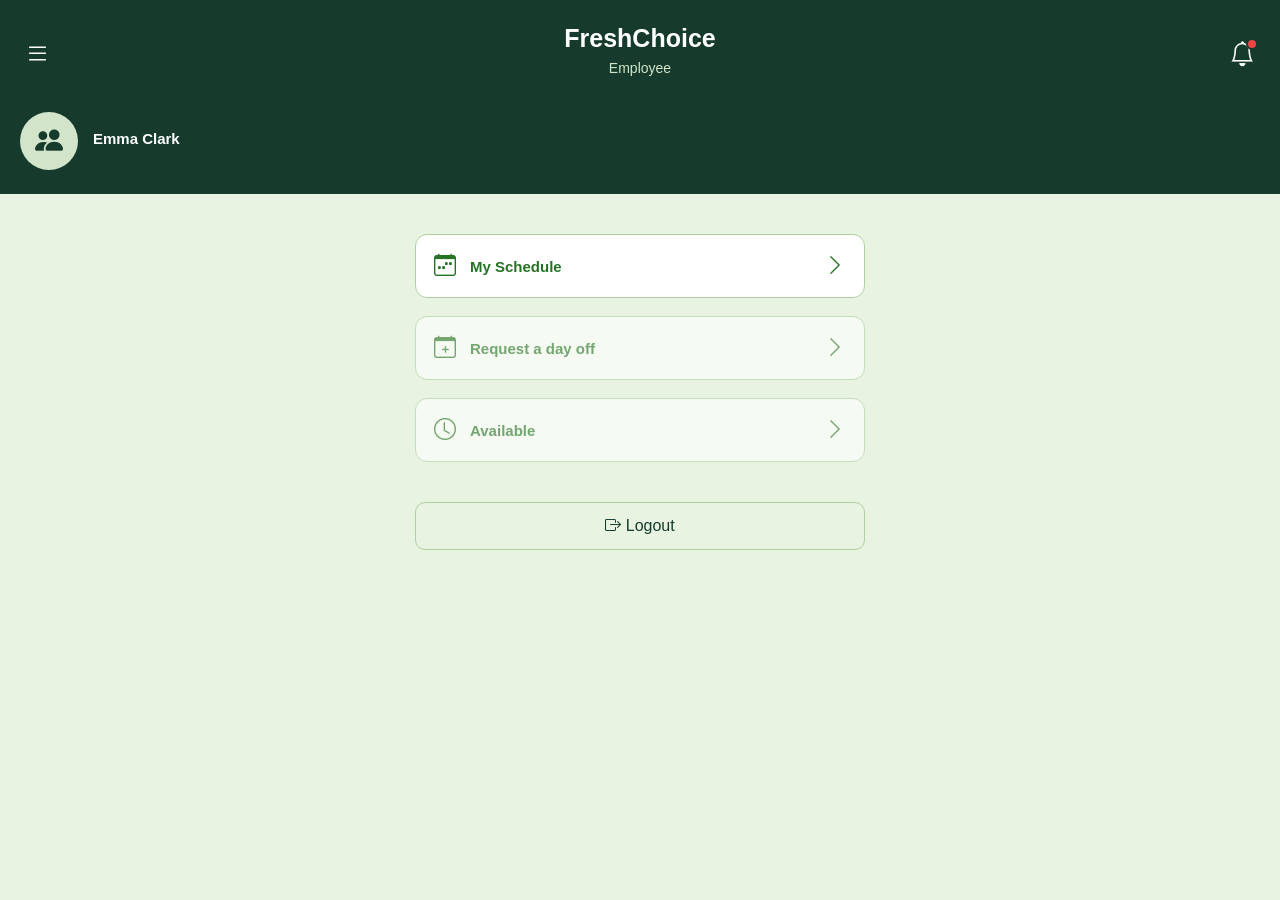
<file: Employee/index.html>
<!DOCTYPE html>
<html lang="en">
<head>
    <meta charset="UTF-8">
    <meta name="viewport" content="width=device-width, initial-scale=1.0">

    <title>FreshChoice Employee</title>

    <!-- Connects the CSS and icons -->
    <link rel="stylesheet" href="style.css">
    <link rel="stylesheet" href="https://cdn.jsdelivr.net/npm/bootstrap-icons@1.11.3/font/bootstrap-icons.css">
</head>

<body>

    <div class="phone dashboard">

        <header class="dashboard-header">

            <div class="top-bar">

                <!-- Hamburger menu -->
                <button class="icon-button" onclick="openMenu()" aria-label="Open menu">
                    <i class="bi bi-list"></i>
                </button>

                <div class="brand">
                    <h1>FreshChoice</h1>
                    <p>Employee</p>
                </div>

                <!-- Notification bell with a red dot -->
                <a href="shift-alerts.html"
                   class="icon-button notification-bell"
                   aria-label="Notifications">

                    <i class="bi bi-bell"></i>

                    <span id="bellDot" hidden></span>

                </a>

            </div>

            <div class="dashboard-profile">

                <div class="profile-icon">
                    <i class="bi bi-people-fill"></i>
                </div>

                <h3>Emma Clark</h3>

            </div>

        </header>

        <main class="dashboard-main">

            <div class="navigation">

                <a href="schedule.html">
                    <i class="bi bi-calendar-week"></i>
                    My Schedule
                    <i class="bi bi-chevron-right"></i>
                </a>

                <!-- Disabled buttons are not connected yet -->
                <button disabled>
                    <i class="bi bi-calendar-plus"></i>
                    Request a day off
                    <i class="bi bi-chevron-right"></i>
                </button>

                <button disabled>
                    <i class="bi bi-clock"></i>
                    Available
                    <i class="bi bi-chevron-right"></i>
                </button>

            </div>

            <button class="logout" onclick="logout()">
                <i class="bi bi-box-arrow-right"></i>
                Logout
            </button>

        </main>

        <!-- Dark background behind the menu -->
        <div id="overlay" onclick="closeMenu()"></div>

        <aside id="sideMenu">

            <header class="menu-header">

                <h1>FreshChoice</h1>

                <button class="icon-button" onclick="closeMenu()" aria-label="Close menu">
                    <i class="bi bi-x-lg"></i>
                </button>

            </header>

            <div class="menu-profile">

                <div class="large-avatar">
                    <i class="bi bi-person"></i>
                </div>

                <h3>Emma Clark</h3>
                <p>Employee</p>

            </div>

            <button class="menu-link" disabled>
                <i class="bi bi-person"></i>
                Personal Information
                <i class="bi bi-chevron-right"></i>
            </button>

            <button class="menu-link red" onclick="logout()">
                <i class="bi bi-box-arrow-right"></i>
                Log Out
            </button>

        </aside>

    </div>

    <!-- Connects the JavaScript -->
    <script src="script.js"></script>

</body>
</html>
</file>
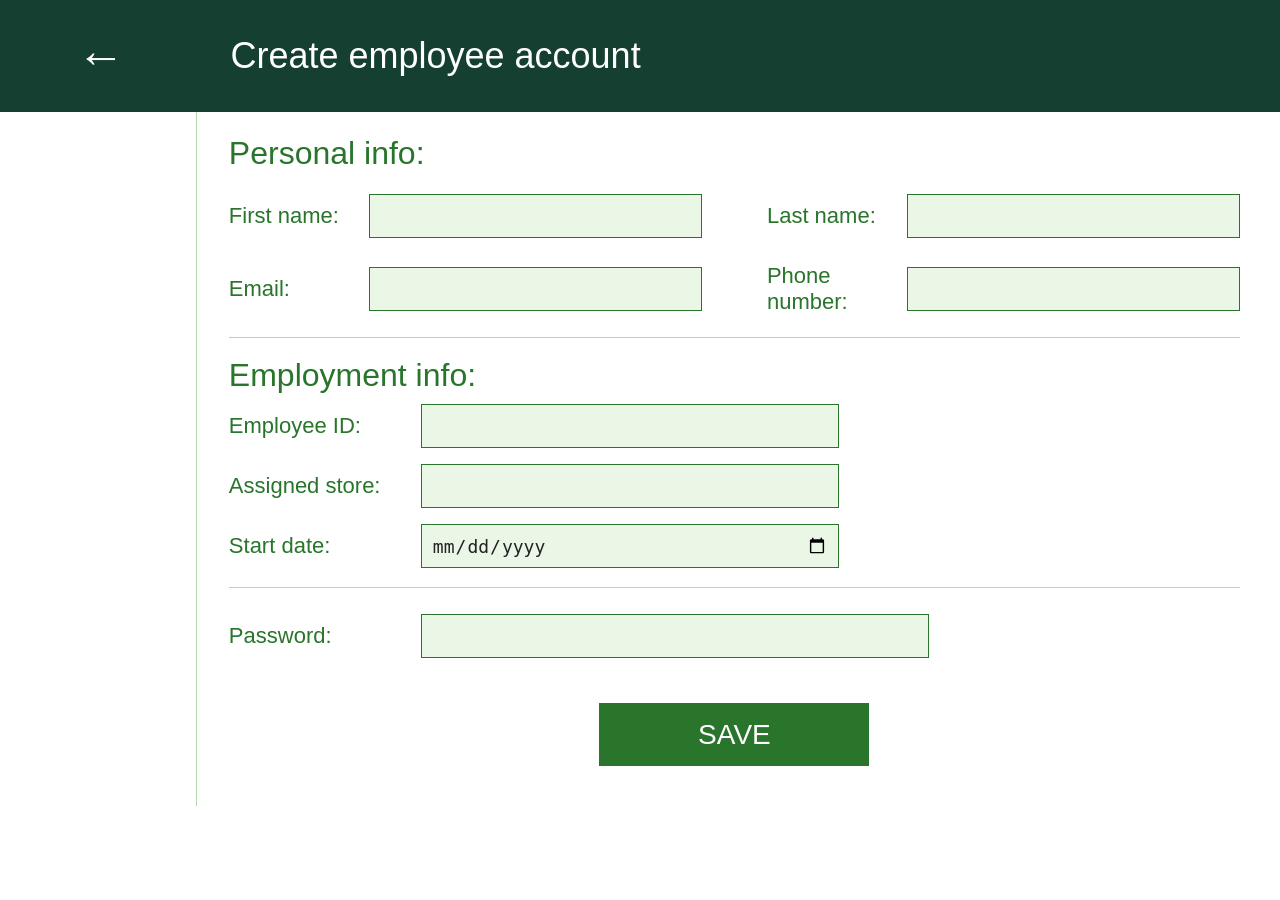
<file: create-employee.htm>
<!DOCTYPE html>
<html lang="en">

<head>
    <meta charset="UTF-8">
    <meta name="viewport" content="width=device-width, initial-scale=1.0">

    <title>FreshChoice | Create Employee Account</title>

    <link rel="stylesheet" href="create-employee.css">
</head>

<body>

    <!-- HEADER -->
    <header class="account-header">

        <a href="../Manager Overview/overview.htm" class="back-button" aria-label="Back to overview">
            &#8592;
        </a>

        <h1>Create employee account</h1>

    </header>


    <!-- ACCOUNT CREATION FORM -->
    <main class="account-container">

        <form id="employeeForm">

            <!-- PERSONAL INFORMATION -->
            <section class="personal-section">

                <h2>Personal info:</h2>

                <div class="personal-grid">

                    <div class="form-group">
                        <label for="firstName">First name:</label>
                        <input type="text" id="firstName" name="firstName" required>
                    </div>

                    <div class="form-group">
                        <label for="lastName">Last name:</label>
                        <input type="text" id="lastName" name="lastName" required>
                    </div>

                    <div class="form-group">
                        <label for="email">Email:</label>
                        <input type="email" id="email" name="email" required>
                    </div>

                    <div class="form-group">
                        <label for="phone">Phone number:</label>
                        <input type="tel" id="phone" name="phone" required>
                    </div>

                </div>

            </section>


            <!-- EMPLOYMENT INFORMATION -->
            <section class="employment-section">

                <h2>Employment info:</h2>

                <div class="employment-group">

                    <label for="employeeId">Employee ID:</label>
                    <input type="text" id="employeeId" name="employeeId" required>

                </div>

                <div class="employment-group">

                    <label for="store">Assigned store:</label>
                    <input type="text" id="store" name="store" required>

                </div>

                <div class="employment-group">

                    <label for="startDate">Start date:</label>
                    <input type="date" id="startDate" name="startDate" required>

                </div>

            </section>


            <!-- PASSWORD -->
            <section class="password-section">

                <div class="password-group">

                    <label for="password">Password:</label>
                    <input type="password" id="password" name="password"
                           minlength="8" required>

                </div>

            </section>


            <!-- FORM MESSAGE -->
            <p id="formMessage" class="form-message"></p>


            <!-- SAVE BUTTON -->
            <button type="submit" class="save-button">
                SAVE
            </button>

        </form>

    </main>


    <script src="create-employee.js"></script>

</body>
</html>
</file>
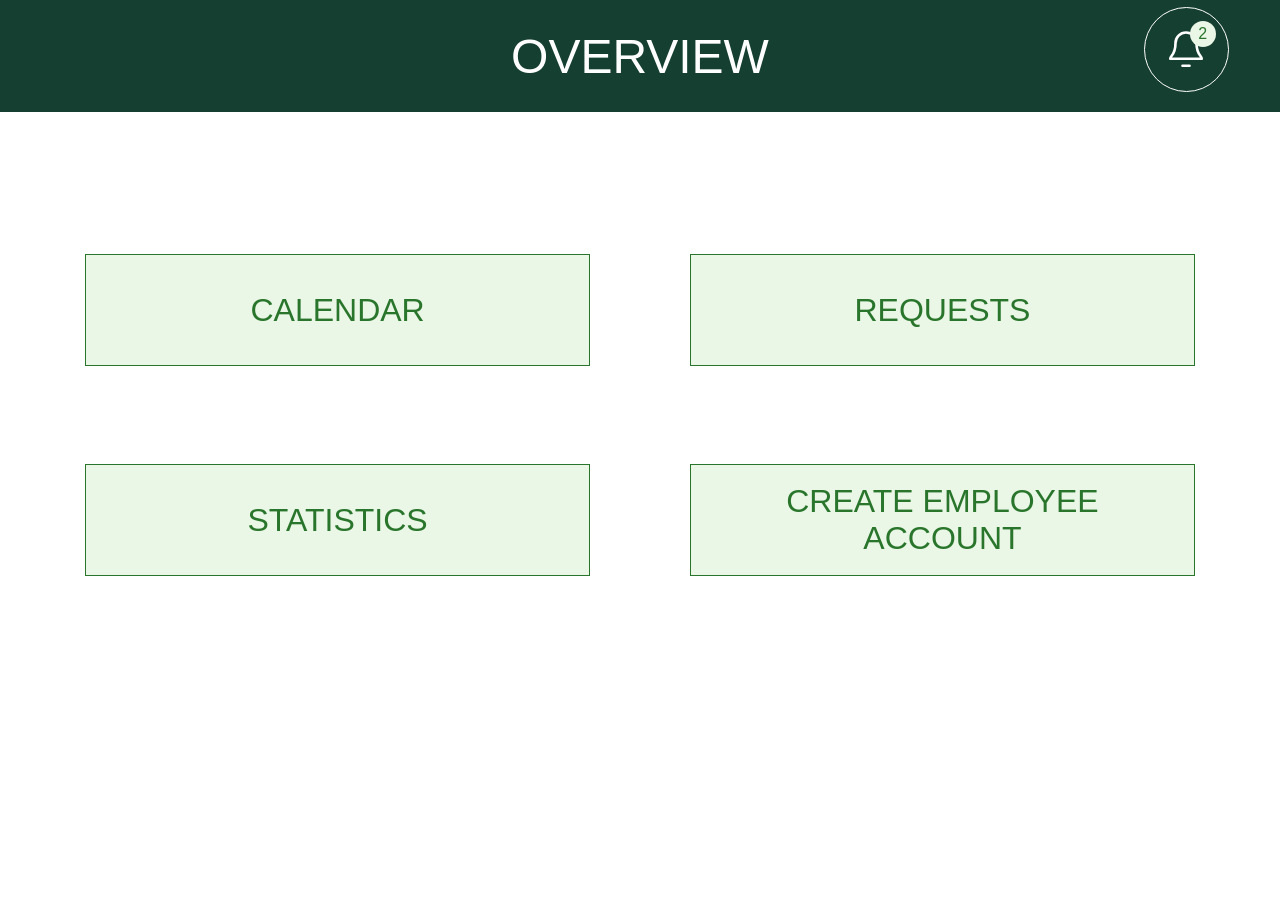
<file: overview.htm>
<!DOCTYPE html>
<html lang="en">

<head>
    <meta charset="UTF-8">
    <meta name="viewport" content="width=device-width, initial-scale=1.0">

    <title>FreshChoice | Manager Overview</title>

    <link rel="stylesheet" href="overview.css">
</head>

<body>

    <!-- HEADER -->
    <header class="overview-header">

        <h1>OVERVIEW</h1>

        <!-- NOTIFICATIONS -->
        <button class="notification-button" type="button"
                aria-label="Notifications">

            <svg class="bell-icon" xmlns="http://www.w3.org/2000/svg"
                 viewBox="0 0 24 24" fill="none"
                 stroke="currentColor" stroke-width="1.5"
                 stroke-linecap="round" stroke-linejoin="round">

                <path d="M18 8a6 6 0 0 0-12 0c0 7-3 7-3 9h18c0-2-3-2-3-9"/>
                <path d="M10 21h4"/>

            </svg>

            <span class="notification-count">2</span>

        </button>

    </header>


    <!-- MAIN OVERVIEW -->
    <main class="overview-container">

        <button class="overview-button" type="button" disabled>
            CALENDAR
        </button>

        <button class="overview-button" type="button" disabled>
            REQUESTS
        </button>

        <button class="overview-button" type="button" disabled>
            STATISTICS
        </button>

        <a href="../Employee account creation/create-employee.htm"
            class="overview-button">
             CREATE EMPLOYEE<br>ACCOUNT
        </a>

    </main>


    <script src="overview.js"></script>

</body>
</html>
</file>
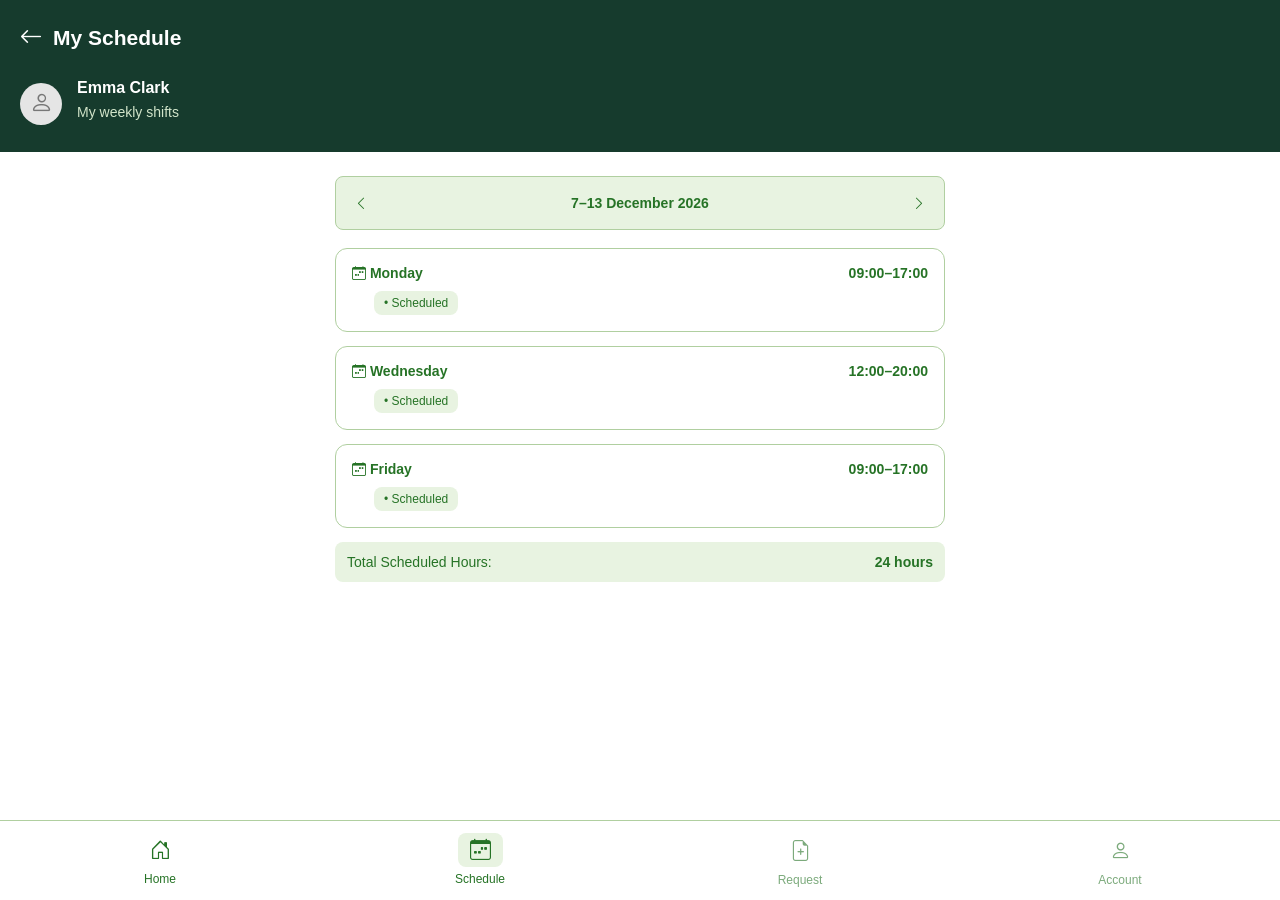
<file: Employee/schedule.html>
<!DOCTYPE html>
<html lang="en">
<head>
    <meta charset="UTF-8">
    <meta name="viewport" content="width=device-width, initial-scale=1.0">

    <title>My Schedule</title>

    <link rel="stylesheet" href="style.css">
    <link rel="stylesheet" href="https://cdn.jsdelivr.net/npm/bootstrap-icons@1.11.3/font/bootstrap-icons.css">
</head>

<body>

    <div class="phone">

        <header>

            <div class="page-heading">

                <a href="index.html" aria-label="Back to dashboard">
                    <i class="bi bi-arrow-left"></i>
                </a>

                <h1>My Schedule</h1>

            </div>

            <div class="employee">

                <div class="avatar">
                    <i class="bi bi-person"></i>
                </div>

                <div>
                    <strong>Emma Clark</strong>
                    <p>My weekly shifts</p>
                </div>

            </div>

        </header>

        <main class="page-content">

            <!-- Selects the previous or next week -->
            <div class="week">

                <button id="previousButton"
                        onclick="previousWeek()"
                        aria-label="Previous week">

                    <i class="bi bi-chevron-left"></i>

                </button>

                <strong id="weekDate">
                    7–13 December 2026
                </strong>

                <button id="nextButton"
                        onclick="nextWeek()"
                        aria-label="Next week">

                    <i class="bi bi-chevron-right"></i>

                </button>

            </div>

            <!-- Weekly shifts -->
            <div id="weeklyShifts">

                <div class="shift">

                    <div class="shift-time">

                        <strong>
                            <i class="bi bi-calendar-week"></i>
                            Monday
                        </strong>

                        <strong>09:00–17:00</strong>

                    </div>

                    <span class="status">• Scheduled</span>

                </div>

                <div class="shift">

                    <div class="shift-time">

                        <strong>
                            <i class="bi bi-calendar-week"></i>
                            Wednesday
                        </strong>

                        <strong>12:00–20:00</strong>

                    </div>

                    <span class="status">• Scheduled</span>

                </div>

                <!-- This shift changes when a request is accepted -->
                <div class="shift">

                    <div class="shift-time">

                        <strong>
                            <i class="bi bi-calendar-week"></i>
                            <span id="shiftDay">Friday</span>
                        </strong>

                        <strong id="shiftTime">
                            09:00–17:00
                        </strong>

                    </div>

                    <span class="status">• Scheduled</span>

                </div>

            </div>

            <p id="emptyWeek" hidden>
                No shifts scheduled for this week.
            </p>

            <div class="total">

                <span>Total Scheduled Hours:</span>

                <strong id="totalHours">
                    24 hours
                </strong>

            </div>

        </main>

        <!-- Bottom navigation -->
        <footer>

            <a href="index.html">
                <i class="bi bi-house-door"></i>
                Home
            </a>

            <a href="schedule.html" class="active">
                <i class="bi bi-calendar-week"></i>
                Schedule
            </a>

            <button disabled>
                <i class="bi bi-file-earmark-plus"></i>
                Request
            </button>

            <button disabled>
                <i class="bi bi-person"></i>
                Account
            </button>

        </footer>

    </div>

    <script src="script.js"></script>

</body>
</html>
</file>
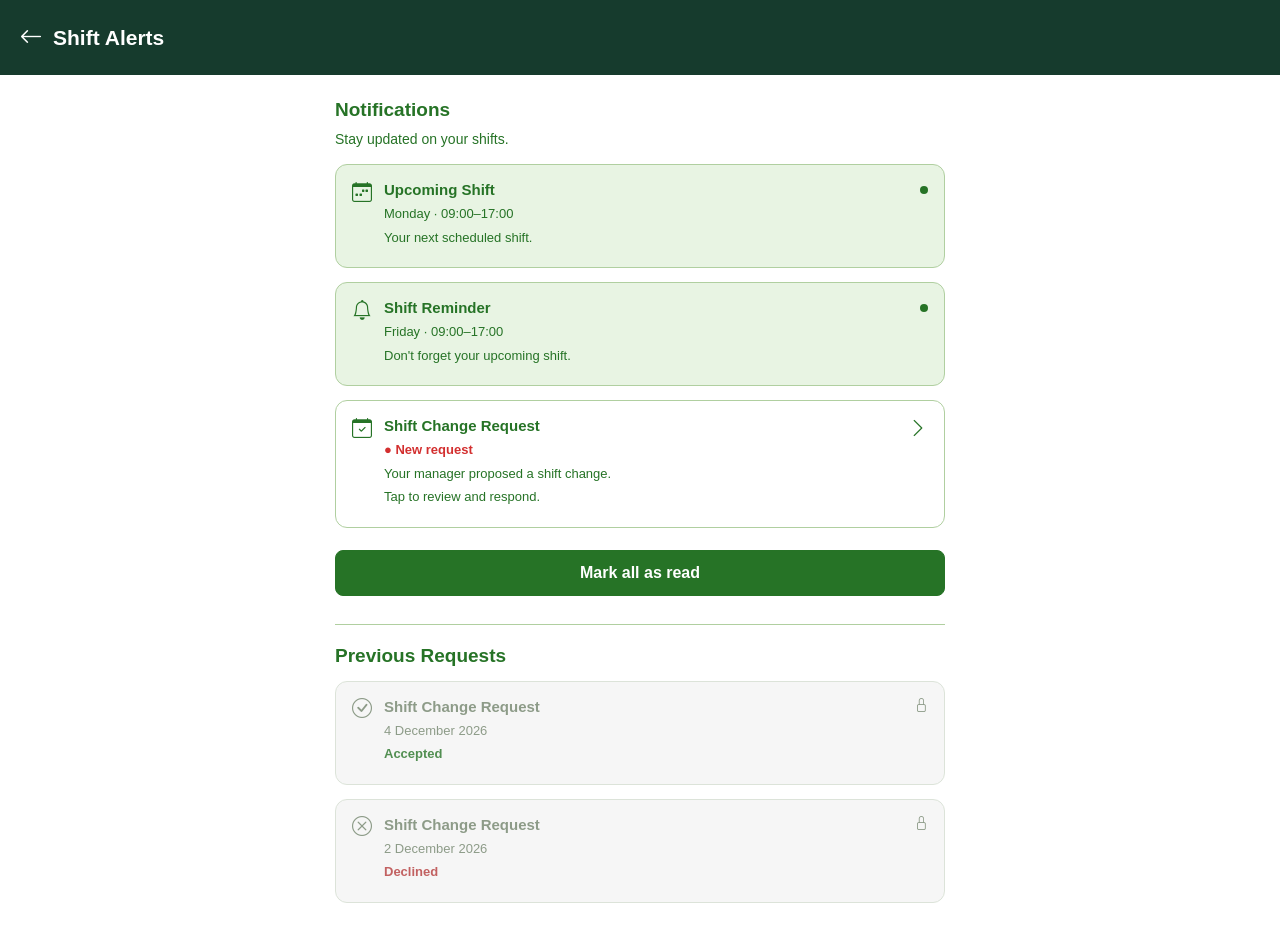
<file: Employee/shift-alerts.html>
<!DOCTYPE html>
<html lang="en">
<head>
    <meta charset="UTF-8">
    <meta name="viewport" content="width=device-width, initial-scale=1.0">

    <title>Shift Alerts</title>

    <link rel="stylesheet" href="style.css">
    <link rel="stylesheet" href="https://cdn.jsdelivr.net/npm/bootstrap-icons@1.11.3/font/bootstrap-icons.css">
</head>

<body>

    <div class="phone">

        <header>

            <div class="page-heading">

                <a href="index.html" aria-label="Back to dashboard">
                    <i class="bi bi-arrow-left"></i>
                </a>

                <h1>Shift Alerts</h1>

            </div>

        </header>

        <main class="page-content">

            <h2>Notifications</h2>
            <p>Stay updated on your shifts.</p>

            <!-- Upcoming shift -->
            <div class="notification unread" id="notification1">

                <i class="bi bi-calendar-week"></i>

                <div>
                    <h3>Upcoming Shift</h3>
                    <p>Monday · 09:00–17:00</p>
                    <p>Your next scheduled shift.</p>
                </div>

                <span class="dot" id="dot1"></span>

            </div>

            <!-- Shift reminder -->
            <div class="notification unread" id="notification2">

                <i class="bi bi-bell"></i>

                <div>
                    <h3>Shift Reminder</h3>

                    <p id="reminderTime">
                        Friday · 09:00–17:00
                    </p>

                    <p>Don't forget your upcoming shift.</p>
                </div>

                <span class="dot" id="dot2"></span>

            </div>

            <!-- New request from the manager -->
            <a href="shift-change.html"
               class="notification"
               id="changeNotification">

                <i class="bi bi-calendar-check"></i>

                <div>

                    <h3>Shift Change Request</h3>

                    <p class="new-request">
                        ● New request
                    </p>

                    <p>Your manager proposed a shift change.</p>

                    <p>Tap to review and respond.</p>

                </div>

                <i class="bi bi-chevron-right"></i>

            </a>

            <!-- Appears when there are no pending requests -->
            <p id="noRequests" hidden>
                <i class="bi bi-check-circle"></i>
                No new shift change requests.
            </p>

            <button class="green-button" onclick="markAsRead()">
                Mark all as read
            </button>

            <!-- Previous request history -->
            <h2 class="history-title">
                Previous Requests
            </h2>

            <!-- The latest answered request appears here -->
            <div class="notification completed" id="latestRequest" hidden>

                <i class="bi bi-calendar-check"></i>

                <div>

                    <h3>Shift Change Request</h3>

                    <p>11 December 2026</p>

                    <p id="requestStatus"></p>

                    <p id="requestMessage"></p>

                </div>

                <i class="bi bi-lock"></i>

            </div>

            <!-- Example of an older accepted request -->
            <div class="notification completed">

                <i class="bi bi-check-circle"></i>

                <div>
                    <h3>Shift Change Request</h3>
                    <p>4 December 2026</p>
                    <p class="accepted">Accepted</p>
                </div>

                <i class="bi bi-lock"></i>

            </div>

            <!-- Example of an older declined request -->
            <div class="notification completed">

                <i class="bi bi-x-circle"></i>

                <div>
                    <h3>Shift Change Request</h3>
                    <p>2 December 2026</p>
                    <p class="declined">Declined</p>
                </div>

                <i class="bi bi-lock"></i>

            </div>

        </main>

    </div>

    <script src="script.js"></script>

</body>
</html>
</file>
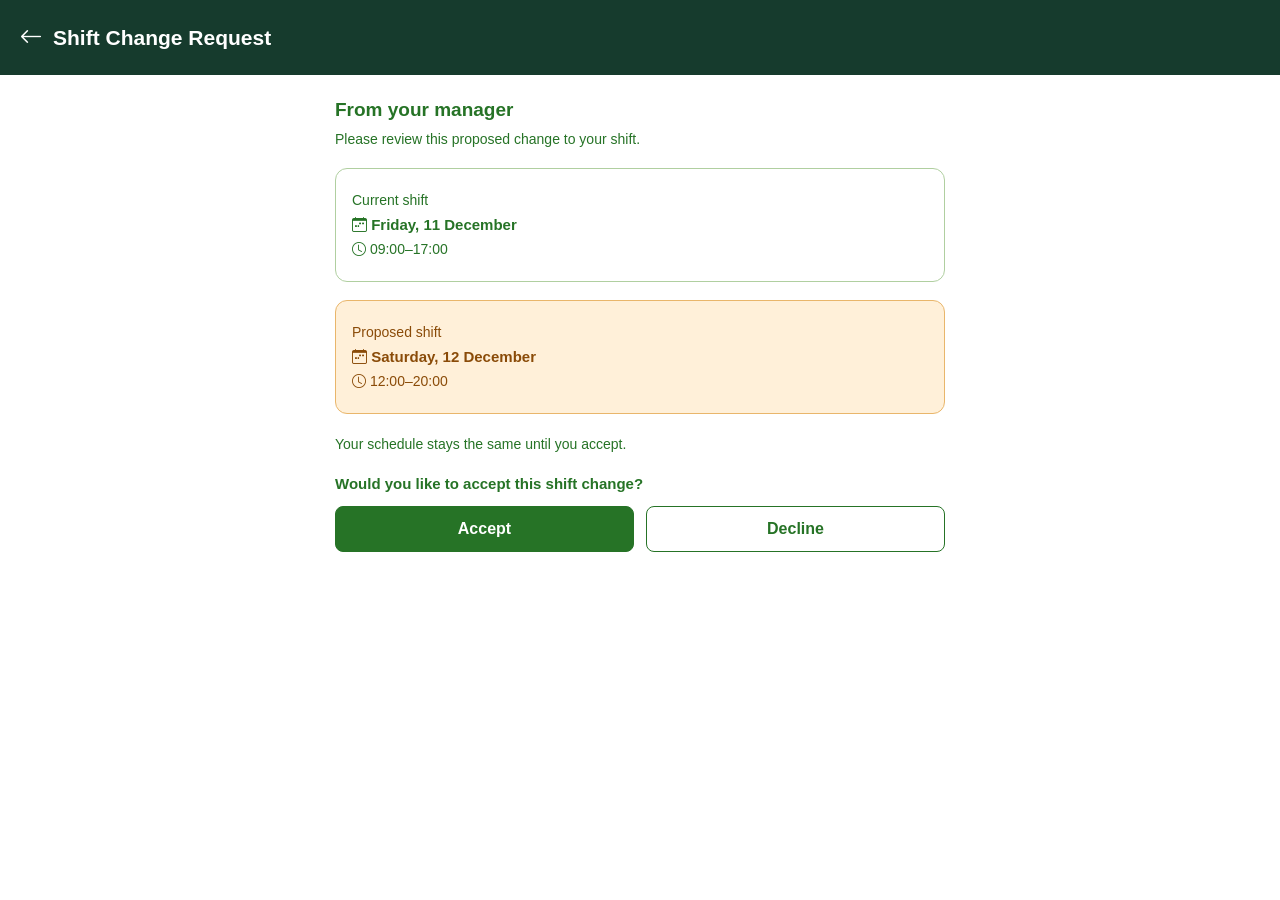
<file: Employee/shift-change.html>
<!DOCTYPE html>
<html lang="en">
<head>
    <meta charset="UTF-8">
    <meta name="viewport" content="width=device-width, initial-scale=1.0">

    <title>Shift Change Request</title>

    <link rel="stylesheet" href="style.css">
    <link rel="stylesheet" href="https://cdn.jsdelivr.net/npm/bootstrap-icons@1.11.3/font/bootstrap-icons.css">
</head>

<body>

    <div class="phone">

        <header>

            <div class="page-heading">

                <a href="shift-alerts.html" aria-label="Back to notifications">
                    <i class="bi bi-arrow-left"></i>
                </a>

                <h1>Shift Change Request</h1>

            </div>

        </header>

        <main class="page-content" id="changeRequest">

            <h2>From your manager</h2>

            <p>
                Please review this proposed change to your shift.
            </p>

            <!-- Original shift -->
            <div class="current-shift">

                <p>Current shift</p>

                <h3>
                    <i class="bi bi-calendar-week"></i>
                    Friday, 11 December
                </h3>

                <p>
                    <i class="bi bi-clock"></i>
                    09:00–17:00
                </p>

            </div>

            <!-- New shift proposed by the manager -->
            <div class="proposed-shift">

                <p>Proposed shift</p>

                <h3>
                    <i class="bi bi-calendar-week"></i>
                    Saturday, 12 December
                </h3>

                <p>
                    <i class="bi bi-clock"></i>
                    12:00–20:00
                </p>

            </div>

            <p class="request-info">
                Your schedule stays the same until you accept.
            </p>

            <h3 class="question">
                Would you like to accept this shift change?
            </h3>

            <div class="response-buttons">

                <button class="green-button"
                        id="acceptButton"
                        onclick="acceptRequest()">

                    Accept

                </button>

                <button class="outline-button"
                        id="declineButton"
                        onclick="declineRequest()">

                    Decline

                </button>

            </div>

            <!-- Prevents answering the same request twice -->
            <p id="completedMessage" hidden>
                You have already responded to this request.
            </p>

        </main>

    </div>

    <script src="script.js"></script>

</body>
</html>
</file>
<file: Employee/style.css>
/* GENERAL DESIGN */

* {
    box-sizing: border-box;
}

body {
    margin: 0;
    font-family: Arial, sans-serif;
    background: #F5F5F5;
    color: #267326;
}

.phone {
    min-height: 100vh;
    min-height: 100dvh;
    background: white;
    position: relative;
    overflow: hidden;
    display: flex;
    flex-direction: column;
    animation: slideIn 0.3s ease-out;
}

h1 { font-size: 21px; margin: 0; }
h2 { font-size: 19px; margin: 0 0 8px; }
h3 { font-size: 15px; margin: 0 0 6px; }
p { font-size: 14px; line-height: 1.5; margin: 5px 0; }

a {
    color: inherit;
    text-decoration: none;
}

button {
    font: inherit;
    cursor: pointer;
}

button:disabled {
    cursor: not-allowed;
    opacity: 0.6;
}

[hidden] {
    display: none !important;
}

header {
    background: #163B2D;
    color: white;
    padding: 24px 20px;
}

.page-heading,
.top-bar,
.shift-time,
.week,
.total,
.menu-header {
    display: flex;
    align-items: center;
    justify-content: space-between;
    gap: 10px;
}

.page-heading {
    justify-content: flex-start;
}

.page-heading a {
    font-size: 23px;
}

.page-content {
    width: 100%;
    max-width: 650px;
    margin: auto;
    padding: 24px 20px;
    flex: 1;
}


/* DASHBOARD */

.dashboard {
    background: #E8F3E1;
}

.brand {
    text-align: center;
}

.brand h1 {
    font-size: 25px;
}

.brand p,
.employee p {
    color: #D2E5CA;
}

.icon-button {
    background: none;
    border: none;
    color: white;
    font-size: 25px;
    padding: 5px;
}

.dashboard-profile,
.employee {
    display: flex;
    align-items: center;
    gap: 15px;
    margin-top: 28px;
}

.profile-icon,
.avatar,
.large-avatar {
    display: flex;
    align-items: center;
    justify-content: center;
    border-radius: 50%;
    background: #D2E5CA;
    color: #163B2D;
    width: 58px;
    height: 58px;
    font-size: 28px;
}

.dashboard-main {
    width: 100%;
    max-width: 500px;
    margin: 0 auto;
    padding: 40px 25px;
}

.navigation {
    display: flex;
    flex-direction: column;
    gap: 18px;
}

.navigation a,
.navigation button,
.menu-link {
    display: flex;
    align-items: center;
    gap: 14px;
    width: 100%;
    padding: 18px;
    background: white;
    color: #267326;
    border: 1px solid #B0CFA0;
    border-radius: 12px;
    font-size: 15px;
    font-weight: bold;
}

.navigation i {
    font-size: 22px;
}

.bi-chevron-right {
    margin-left: auto;
}

.logout {
    width: 100%;
    padding: 14px;
    margin-top: 40px;
    background: transparent;
    color: #163B2D;
    border: 1px solid #B0CFA0;
    border-radius: 10px;
}


/* NOTIFICATION BELL */

.notification-bell {
    position: relative;
}

#bellDot {
    position: absolute;
    top: 3px;
    right: 2px;
    width: 12px;
    height: 12px;
    background: #EF4444;
    border: 2px solid #163B2D;
    border-radius: 50%;
}


/* HAMBURGER MENU */

#overlay {
    position: absolute;
    inset: 0;
    background: rgba(0, 0, 0, 0.25);
    opacity: 0;
    pointer-events: none;
    transition: 0.3s;
    z-index: 1;
}

#overlay.open {
    opacity: 1;
    pointer-events: auto;
}

#sideMenu {
    position: absolute;
    top: 0;
    left: 0;
    width: 85%;
    max-width: 350px;
    height: 100%;
    background: #E8F3E1;
    transform: translateX(-100%);
    visibility: hidden;
    transition: 0.3s;
    z-index: 2;
}

#sideMenu.open {
    transform: translateX(0);
    visibility: visible;
}

.menu-profile {
    text-align: center;
    padding: 30px 20px;
}

.large-avatar {
    width: 80px;
    height: 80px;
    margin: 0 auto 15px;
    background: #E5E5E5;
    font-size: 35px;
}

.menu-link {
    width: 90%;
    margin: 0 auto 15px;
}

.red {
    color: #C92525;
}


/* MY SCHEDULE */

.avatar {
    width: 42px;
    height: 42px;
    background: #E5E5E5;
    color: #777;
    font-size: 23px;
}

.week,
.total {
    background: #E8F3E1;
    border-radius: 8px;
    padding: 12px;
    font-size: 14px;
}

.week {
    margin-bottom: 18px;
    border: 1px solid #B0CFA0;
}

.week button {
    background: none;
    border: none;
    color: #267326;
    padding: 6px;
}

.shift,
.notification,
.current-shift,
.proposed-shift {
    border: 1px solid #B0CFA0;
    border-radius: 12px;
    padding: 16px;
    margin-bottom: 14px;
}

.shift-time {
    font-size: 14px;
}

.status {
    display: inline-block;
    background: #E8F3E1;
    border-radius: 8px;
    padding: 5px 10px;
    font-size: 12px;
    margin: 10px 0 0 22px;
}

#emptyWeek {
    text-align: center;
    padding: 35px 0;
}


/* BOTTOM NAVIGATION */

footer {
    display: flex;
    justify-content: space-around;
    border-top: 1px solid #B0CFA0;
    padding: 12px 0;
}

footer a,
footer button {
    width: 25%;
    background: none;
    border: none;
    color: #267326;
    font-size: 12px;
    text-align: center;
}

footer i {
    display: block;
    width: 45px;
    margin: 0 auto 5px;
    padding: 5px;
    font-size: 21px;
}

.active i {
    background: #E8F3E1;
    border-radius: 8px;
}


/* SHIFT ALERTS */

.notification {
    display: flex;
    align-items: flex-start;
    gap: 12px;
    margin-top: 14px;
    background: white;
}

.notification > div {
    flex: 1;
}

.notification > i {
    font-size: 20px;
}

.notification p {
    font-size: 13px;
    margin: 4px 0;
}

.unread {
    background: #E8F4E3;
}

.dot {
    width: 8px;
    height: 8px;
    background: #267326;
    border-radius: 50%;
    margin-top: 5px;
    flex-shrink: 0;
}

.new-request {
    color: #D32F2F;
    font-weight: bold;
}

#noRequests,
#completedMessage {
    background: #F3F7F0;
    padding: 14px;
    border-radius: 8px;
    margin: 15px 0;
}


/* PREVIOUS REQUESTS */

.history-title {
    margin-top: 28px;
    padding-top: 20px;
    border-top: 1px solid #B0CFA0;
}

.completed {
    background: #F5F5F5;
    border-color: #D4DDD0;
    color: #71836B;
    opacity: 0.8;
    pointer-events: none;
}

.completed .bi-lock {
    font-size: 14px;
}

.accepted {
    color: #267326;
    font-weight: bold;
}

.declined {
    color: #B33A3A;
    font-weight: bold;
}


/* SHIFT CHANGE REQUEST */

.current-shift,
.proposed-shift {
    margin-top: 18px;
}

.proposed-shift {
    background: #FFF0D9;
    color: #8A4B08;
    border-color: #E9B66B;
}

.request-info,
.question {
    margin-top: 20px;
}

.response-buttons {
    display: flex;
    gap: 12px;
}

.green-button,
.outline-button {
    width: 100%;
    padding: 13px;
    margin-top: 8px;
    border: 1px solid #267326;
    border-radius: 8px;
    font-weight: bold;
}

.green-button {
    background: #267326;
    color: white;
}

.outline-button {
    background: white;
    color: #267326;
}


/* PAGE ANIMATION */

@keyframes slideIn {
    from {
        transform: translateX(35px);
        opacity: 0;
    }
    to {
        transform: translateX(0);
        opacity: 1;
    }
}


/* SMALL MOBILE SCREENS */

@media (max-width: 360px) {
    .page-content,
    .dashboard-main {
        padding: 20px 15px;
    }

    .shift-time {
        font-size: 12px;
    }

    .notification {
        padding: 12px;
    }
}

@media (prefers-reduced-motion: reduce) {
    .phone { animation: none; }
    #sideMenu, #overlay { transition: none; }
}
</file>
<file: create-employee.css>
/* GENERAL SETTINGS */

* {
    margin: 0;
    padding: 0;
    box-sizing: border-box;
}

body {
    font-family: Arial, Helvetica, sans-serif;
    background-color: #FFFFFF;
    color: #28752B;
}


/* HEADER */

.account-header {
    width: 100%;
    height: 112px;
    background-color: #153F30;

    display: flex;
    align-items: center;

    position: relative;
}

.account-header h1 {
    color: #FFFFFF;
    font-size: 36px;
    font-weight: normal;

    margin-left: 18%;
}


/* BACK BUTTON */

.back-button {
    position: absolute;
    left: 6%;

    color: #FFFFFF;
    text-decoration: none;

    font-size: 48px;
    font-weight: normal;
}


/* MAIN CONTAINER */

.account-container {
    width: 84.7%;
    max-width: 1200px;

    margin-left: auto;

    padding: 23px 40px 40px 32px;

    border-left: 1px solid #B5D7AE;
}


/* SECTION HEADINGS */

.account-container h2 {
    font-size: 32px;
    font-weight: normal;

    margin-bottom: 22px;
}


/* PERSONAL INFORMATION */

.personal-section {
    border-bottom: 1px solid #B5D7AE;
    padding-bottom: 22px;
}

.personal-grid {
    display: grid;
    grid-template-columns: 1fr 1fr;

    column-gap: 65px;
    row-gap: 25px;
}

.form-group {
    display: grid;
    grid-template-columns: 125px 1fr;

    align-items: center;
    gap: 15px;
}

.form-group label,
.employment-group label,
.password-group label {
    font-size: 22px;
    font-weight: normal;
}

.form-group input,
.employment-group input,
.password-group input {
    width: 100%;
    height: 44px;

    padding: 8px 10px;

    background-color: #EAF6E6;
    border: 1px solid #28752B;
    border-radius: 0;

    font-size: 18px;
    color: #222222;
}


/* EMPLOYMENT INFORMATION */

.employment-section {
    padding: 19px 0;

    border-bottom: 1px solid #B5D7AE;
}

.employment-section h2 {
    margin-bottom: 10px;
}

.employment-group {
    display: grid;
    grid-template-columns: 175px 1fr;

    align-items: center;
    gap: 17px;

    max-width: 610px;

    margin-bottom: 16px;
}

.employment-group:last-child {
    margin-bottom: 0;
}


/* PASSWORD */

.password-section {
    padding-top: 26px;
}

.password-group {
    display: grid;
    grid-template-columns: 175px 1fr;

    align-items: center;
    gap: 17px;

    max-width: 700px;
}


/* SAVE BUTTON */

.save-button {
    display: block;

    width: 270px;
    height: 63px;

    margin: 45px auto 0;

    background-color: #28752B;
    border: 1px solid #28752B;

    color: #FFFFFF;

    font-family: Arial, Helvetica, sans-serif;
    font-size: 28px;
    font-weight: normal;

    cursor: pointer;
}


/* FORM MESSAGE */

.form-message {
    text-align: center;
    font-size: 16px;
    margin-top: 15px;
}

.form-message.error {
    color: #C62828;
}

.form-message.success {
    color: #28752B;
}


/* RESPONSIVE DESIGN */

@media (max-width: 900px) {

    .account-container {
        width: 95%;
        padding-right: 20px;
    }

    .personal-grid {
        grid-template-columns: 1fr;
        gap: 20px;
    }

    .account-header h1 {
        font-size: 28px;
        margin-left: 18%;
    }

}


@media (max-width: 600px) {

    .account-header {
        height: 90px;
    }

    .account-header h1 {
        font-size: 21px;
        margin-left: 20%;
    }

    .back-button {
        font-size: 38px;
    }

    .account-container {
        width: 100%;
        padding: 25px 20px;
        border-left: none;
    }

    .account-container h2 {
        font-size: 26px;
    }

    .form-group {
        grid-template-columns: 1fr;
        gap: 8px;
    }

    .employment-group,
    .password-group {
        grid-template-columns: 1fr;
        gap: 8px;
    }

    .form-group label,
    .employment-group label,
    .password-group label {
        font-size: 18px;
    }

    .save-button {
        width: 100%;
        max-width: 270px;
    }

}
</file>
<file: overview.css>
/* GENERAL SETTINGS */

* {
    margin: 0;
    padding: 0;
    box-sizing: border-box;
}

body {
    font-family: Arial, Helvetica, sans-serif;
    background-color: #FFFFFF;
    color: #28752B;
}


/* HEADER */

.overview-header {
    width: 100%;
    height: 112px;
    background-color: #153F30;
    display: flex;
    justify-content: center;
    align-items: center;
    position: relative;
}

.overview-header h1 {
    color: #FFFFFF;
    font-size: 48px;
    font-weight: normal;
}


/* NOTIFICATION BUTTON */

.notification-button {
    position: absolute;
    right: 4%;
    top: 7px;
    width: 85px;
    height: 85px;

    border: 1px solid #FFFFFF;
    border-radius: 50%;

    background-color: transparent;
    color: #FFFFFF;

    display: flex;
    align-items: center;
    justify-content: center;

    cursor: pointer;
}

.bell-icon {
    width: 42px;
    height: 42px;
}

.notification-count {
    position: absolute;
    top: 13px;
    right: 12px;

    width: 26px;
    height: 26px;

    background-color: #EAF6E6;
    color: #28752B;

    border-radius: 50%;

    font-size: 16px;

    display: flex;
    align-items: center;
    justify-content: center;
}


/* OVERVIEW BUTTONS */

.overview-container {
    width: 86.7%;
    max-width: 1200px;

    margin: 142px auto;

    display: grid;
    grid-template-columns: 1fr 1fr;

    column-gap: 100px;
    row-gap: 98px;
}

.overview-button {
    width: 100%;
    height: 112px;

    background-color: #EAF6E6;
    border: 1px solid #28752B;

    color: #28752B;

    font-family: Arial, Helvetica, sans-serif;
    font-size: 32px;
    font-weight: normal;

    text-decoration: none;
    text-align: center;

    display: flex;
    align-items: center;
    justify-content: center;

    padding: 15px;
}


/* DISABLED BUTTONS */

.overview-button:disabled {
    opacity: 1;
    cursor: not-allowed;
}


/* RESPONSIVE DESIGN */

@media (max-width: 700px) {

    .overview-header {
        height: 90px;
    }

    .overview-header h1 {
        font-size: 32px;
    }

    .notification-button {
        width: 60px;
        height: 60px;
        top: 15px;
    }

    .bell-icon {
        width: 30px;
        height: 30px;
    }

    .notification-count {
        width: 21px;
        height: 21px;
        font-size: 13px;
        top: 7px;
        right: 7px;
    }

    .overview-container {
        width: 85%;
        margin: 60px auto;

        grid-template-columns: 1fr;
        gap: 25px;
    }

    .overview-button {
        height: 90px;
        font-size: 24px;
    }

}
</file>
